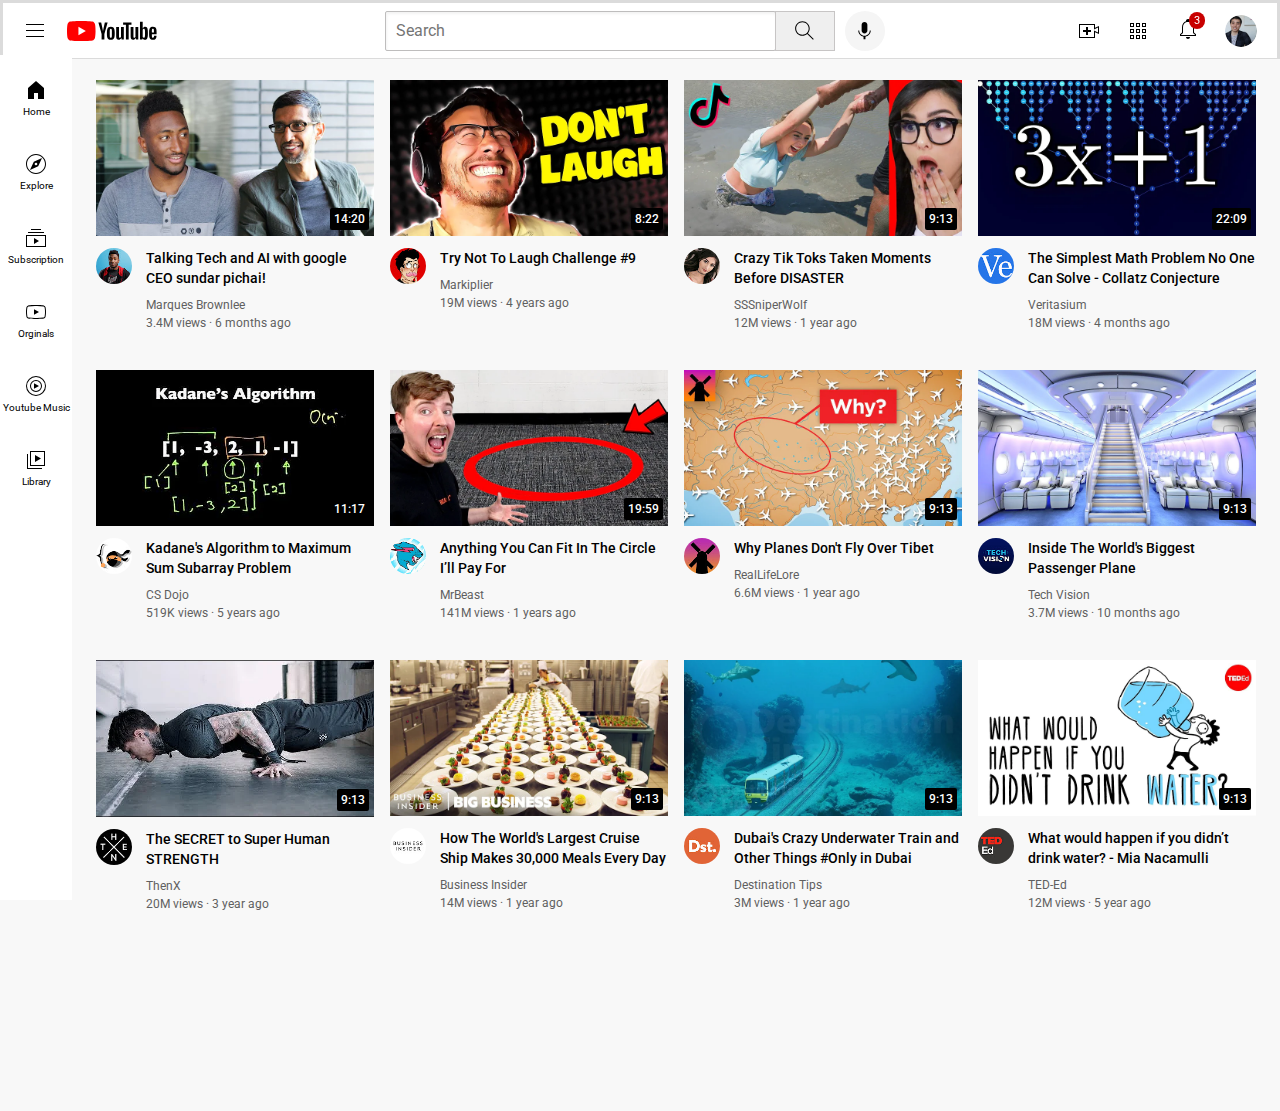
<file: index.html>
<!DOCTYPE html>
<html>
    <head>
        <title>YouTube.com clone</title>

        <link rel="preconnect" href="https://fonts.googleapis.com">
        <link rel="preconnect" href="https://fonts.gstatic.com" crossorigin>
        <link href="https://fonts.googleapis.com/css2?family=Roboto:wght@400;500;700&display=swap" rel="stylesheet">

        <link rel="stylesheet" href="styles/general.css">
        <link rel="stylesheet" href="styles/video.css">
        <link rel="stylesheet" href="styles/header.css">
        <link rel="stylesheet" href="styles/sidebar.css">

    </head>
    <body>
        <div class="header">
            <div class="left-section"><img class="hamburger-menu" src="icons/hamburger-menu.svg">
                <img class="youtube-logo" src="icons/youtube-logo.svg"></div>
            <div class="middle-section">
                <input class="Search-bar" type="text" placeholder="Search">
                <button class="Search-button"><img class="Search-icon" src="icons/search.svg">
                   <div class="tooltip">Search</div></button>
                <button class="voice-search-button"><img class="voice-search-icon" src="icons/voice-search-icon.svg">
                    <div class="tooltip">Search with your voice</div>
                </button>
            </div>
            <div class="right-section">
                <div class="upload-icon-container">
                    <img class="upload-icon" src="icons/upload.svg">
                    <div class="tooltip">Create</div>
                </div>  
            
            <div class="youtube-apps-container">
                <img class="youtube-apps-icon" src="icons/youtube-apps.svg">
                <div class="tooltip">You Tube apps</div>
            </div>
            <div class="notifications-icon-continer">
                <div class="notification-icon-container">
                    <img class="notifications-icon" src="icons/notifications.svg">
                    <div class="tooltip">Notifications</div>
                </div>
                <div class="notifications-count">3</div>
            </div>
            <img class="current-user-picture" src="channel-pictures/my-channel.jpeg"></div>
        </div>

        <div class="sidebar">
                <div
                class="sidebar-link">
                <img src="icons/home.svg">
                <div>Home</div>
                </div>
                <div 
                class="sidebar-link">
                <img src="icons/explore.svg">
                <div>Explore</div>
            </div>
                <div 
                class="sidebar-link">
                <img src="icons/subscriptions.svg">
                <div>Subscription</div>
            </div>
                <div 
                class="sidebar-link">
                <img src="icons/originals.svg">
                <div>Orginals</div>
            </div>
                <div 
                class="sidebar-link">
                <img src="icons/youtube-music.svg">
                <div>Youtube Music</div>
            </div>
                <div 
                class="sidebar-link">
                <img src="icons/library.svg">
                <div>Library</div>
            </div>
        </div>
    
        <div class="video-grid">
            <div class="video-preview">
                <div class="thumbnail-row">
                    <a
                        href="https://www.youtube.com/watch?v=n2RNcPRtAiY" target="_blank" class="video-link">
                        <img class="thumbnail" src="thumbnails/thumbnail-1.webp">
                    </a>
                    <div class="video-time">14:20</div>
                </div>
                <div class="video-info-grid">
                    <div class="channel-picture">
                        <a href="https://www.youtube.com/c/mkbhd" target="_blank">
                            <img class="profile-picture" src="channel-pictures/channel-1.jpeg">
                          </a>
                    </div>
                    <div class="video-info"> 
                        <p class="video-title">
                        Talking Tech and AI with google CEO sundar pichai&#x21;
                    </p>
            
                    <p class="video-author">
                        Marques Brownlee
                    </p>

                    <p class="video-stats">
                        3.4M views &#183; 6 months ago
                    </div>
                </div>
            </div>
    
            <div class="video-preview">
                <div class="thumbnail-row">
                    <a 
                        href="https://www.youtube.com/watch?v=mP0RAo9SKZk" target="_blank">
                        <img class="thumbnail" src="thumbnails/thumbnail-2.webp">
                    </a>
                    <div class="video-time">8:22</div>
                </div>
                <div class="video-info-grid">
                    <div class="channel-picture">
                        <a href="https://www.youtube.com/c/markiplier" target="_blank">
                            <img class="profile-picture" src="channel-pictures/channel-2.jpeg">
                          </a>
                    </div>
                    <div class="video-info">
                        <p class="video-title">   
                        Try Not To Laugh Challenge #9
                    </p>
                    
                    <p class="video-author">
                        Markiplier
                    </p>
    
                    <p class="video-stats">
                        19M views &#183; 4 years ago
                    </p>

                    </div>
                </div>
            </div>
            
            
            <div class="video-preview">
                <div class="thumbnail-row">
                    <a  
                        href="https://www.youtube.com/watch?v=FgjPQQeTh1w" target="_blank">
                        <img class="thumbnail" src="thumbnails/thumbnail-3.webp">
                    </a>
                    <div class="video-time">9:13</div>
                </div>
                <div class="video-info-grid">
                    <div class="channel-picture">
                        <a href="https://www.youtube.com/user/SSSniperWolf" target="_blank">
                            <img class="profile-picture" src="channel-pictures/channel-3.jpeg">
                          </a>
                    </div>
                    <div class="video-info"> 
                        <p class="video-title">
                        Crazy Tik Toks Taken Moments Before DISASTER  
                    </p>
            
                    <p class="video-author">
                        SSSniperWolf
                    </p>
            
                    <p class="video-stats">
                        12M views &#183; 1 year ago
                    </div>
                </div>
            </div>
    
            <div class="video-preview">
                <div class="thumbnail-row">
                    <a 
                        href="https://www.youtube.com/watch?v=094y1Z2wpJg" target="_blank">
                        <img class="thumbnail" src="thumbnails/thumbnail-4.webp">
                    </a>
                    <div class="video-time">22:09</div>
                </div>
                <div class="video-info-grid">
                    <div class="channel-picture">
                        <a href="https://www.youtube.com/c/veritasium" target="_blank">
                            <img class="profile-picture" src="channel-pictures/channel-4.jpeg">
                          </a>
                    </div>
                    <div class="video-info">
                        <p class="video-title">   
                            The Simplest Math Problem No One Can Solve - Collatz Conjecture
                    </p>
                    
                    <p class="video-author">
                        Veritasium
                    </p>
    
                    <p class="video-stats">
                        18M views &#183; 4 months ago
                    </p>
                    </div>
                </div>
            </div>
            
            <div class="video-preview">
                <div class="thumbnail-row">
                    <a 
                        href="https://www.youtube.com/watch?v=86CQq3pKSUw" target="_blank">
                        <img class="thumbnail" src="thumbnails/thumbnail-5.webp">
                    </a>
                    <div class="video-time">11:17</div>
                </div>
                <div class="video-info-grid">
                    <div class="channel-picture">
                        <a href="https://www.youtube.com/c/CSDojo" target="_blank">
                            <img class="profile-picture" src="channel-pictures/channel-5.jpeg">
                          </a>
                    </div>
                    <div class="video-info"> 
                        <p class="video-title">
                            Kadane's Algorithm to Maximum Sum Subarray Problem
                    </p>
            
                    <p class="video-author">
                        CS Dojo
                    </p>
            
                    <p class="video-stats">
                        519K views &#183; 5 years ago
                    </div>
                </div>
            </div>
    
            <div class="video-preview">
                <div class="thumbnail-row">
                    <a 
                        href="https://www.youtube.com/watch?v=yXWw0_UfSFg" target="_blank">
                        <img class="thumbnail" src="thumbnails/thumbnail-6.webp">
                    </a>
                    <div class="video-time">19:59</div>
                </div>
                <div class="video-info-grid">
                    <div class="channel-picture">
                        <a href="https://www.youtube.com/c/MrBeast6000" target="_blank">
                            <img class="profile-picture" src="channel-pictures/channel-6.jpeg">
                          </a>
                    </div>
                    <div class="video-info">
                        <p class="video-title">   
                            Anything You Can Fit In The Circle I’ll Pay For
                    </p>
                    
                    <p class="video-author">
                        MrBeast
                    </p>
    
                    <p class="video-stats">
                        141M views &#183; 1 years ago
                    </p>
                    </div>
                </div>
            </div>

            <div class="video-preview">
                <div class="thumbnail-row">
                    <a 
                        href="https://www.youtube.com/watch?v=fNVa1qMbF9Y" target="_blank">
                        <img class="thumbnail" src="thumbnails/thumbnail-7.webp">
                    </a>
                    <div class="video-time">9:13</div>
                </div>
                <div class="video-info-grid">
                    <div class="channel-picture">
                        <a 
                            href="https://www.youtube.com/channel/UCP5tjEmvPItGyLhmjdwP7Ww" target="_blank">
                            <img class="profile-picture" src="channel-pictures/channel-7.jpeg" >
                        </a>
                    </div>
                    <div class="video-info"> 
                        <p class="video-title">
                            Why Planes Don't Fly Over Tibet
                        </p>
            
                    <p class="video-author">
                        RealLifeLore
                    </p>
            
                    <p class="video-stats">
                        6.6M views &#183; 1 year ago
                    </div>
                </div>
            </div>

            <div class="video-preview">
                <div class="thumbnail-row">
                    <a 
                        href="https://www.youtube.com/watch?v=lFm4EM1juls" target="_blank">
                        <img class="thumbnail" src="thumbnails/thumbnail-8.webp">
                    </a>
                    <div class="video-time">9:13</div>
                </div>
                <div class="video-info-grid">
                    <div class="channel-picture">
                        <a 
                            href="https://www.youtube.com/channel/UCHAK6CyegY22Zj2GWrcaIxg" target="_blank">
                            <img class="profile-picture" src="channel-pictures/channel-8.jpeg" >
                        </a>
                    </div>
                    <div class="video-info"> 
                        <p class="video-title">
                            Inside The World's Biggest Passenger Plane
                        </p>
            
                    <p class="video-author">
                        Tech Vision
                    </p>
            
                    <p class="video-stats">
                        3.7M views &#183; 10 months ago
                    </div>
                </div>
            </div>

            <div class="video-preview">
                <div class="thumbnail-row">
                    <a 
                        href="https://www.youtube.com/watch?v=ixmxOlcrlUc" target="_blank">
                        <img class="thumbnail" src="thumbnails/thumbnail-9.webp">
                    </a>
                    <div class="video-time">9:13</div>
                </div>
                <div class="video-info-grid">
                    <div class="channel-picture">
                        <a 
                            href="https://www.youtube.com/c/OFFICIALTHENXSTUDIOS" target="_blank">
                            <img class="profile-picture" src="channel-pictures/channel-9.jpeg" >
                        </a>
                    </div>
                    <div class="video-info"> 
                        <p class="video-title">
                        The SECRET to Super Human STRENGTH 
                    </p>
            
                    <p class="video-author">
                        ThenX
                    </p>
            
                    <p class="video-stats">
                        20M views &#183; 3 year ago
                    </div>
                </div>
            </div>

            <div class="video-preview">
                <div class="thumbnail-row">
                    <a 
                        href="https://www.youtube.com/watch?v=R2vXbFp5C9o" target="_blank">
                        <img class="thumbnail" src="thumbnails/thumbnail-10.webp">
                    </a>
                    <div class="video-time">9:13</div>
                </div>
                <div class="video-info-grid">
                    <div class="channel-picture">
                        <a 
                            href="https://www.youtube.com/user/businessinsider" target="_blank">
                            <img class="profile-picture" src="channel-pictures/channel-10.jpeg" >
                        </a>

                    </div>
                    <div class="video-info"> 
                        <p class="video-title">
                          How The World's Largest Cruise Ship Makes 30,000 Meals Every Day 
                    </p>
            
                    <p class="video-author">
                        Business Insider
                    </p>
            
                    <p class="video-stats">
                        14M views &#183; 1 year ago
                    </div>
                </div>
            </div>

            <div class="video-preview">
                <div class="thumbnail-row">
                    <a 
                        href="https://www.youtube.com/watch?v=0nZuYyXET3s" target="_blank">
                        <img class="thumbnail" src="thumbnails/thumbnail-11.webp">
                    </a>
                    <div class="video-time">9:13</div>
                </div>
                <div class="video-info-grid">
                    <div class="channel-picture">
                        <a 
                            href="https://www.youtube.com/c/Destinationtips" target="_blank">
                            <img class="profile-picture" src="channel-pictures/channel-11.jpeg" >
                        </a>
                    </div>
                    <div class="video-info"> 
                        <p class="video-title">
                            Dubai's Crazy Underwater Train and Other Things #Only in Dubai
                        </p>
            
                    <p class="video-author">
                        Destination Tips
                    </p>
            
                    <p class="video-stats">
                        3M views &#183; 1 year ago
                    </div>
                </div>
            </div>

            <div class="video-preview">
                <div class="thumbnail-row">
                    <a 
                        href="https://www.youtube.com/watch?v=9iMGFqMmUFs" target="_blank">
                        <img class="thumbnail" src="thumbnails/thumbnail-12.webp">
                    </a>
                    <div class="video-time">9:13</div>
                </div>
                <div class="video-info-grid">
                    <div class="channel-picture">
                        <a 
                            href="https://www.youtube.com/teded" target="_blank">
                            <img class="profile-picture" src="channel-pictures/channel-12.jpeg" >
                        </a>

                    </div>
                    <div class="video-info"> 
                        <p class="video-title">
                        What would happen if you didn’t drink water? - Mia Nacamulli  
                    </p>
            
                    <p class="video-author">
                        TED-Ed
                    </p>
            
                    <p class="video-stats">
                        12M views &#183; 5 year ago
                    </div>
                </div>
            </div>
        </div>
    </body>
</html>
</file>
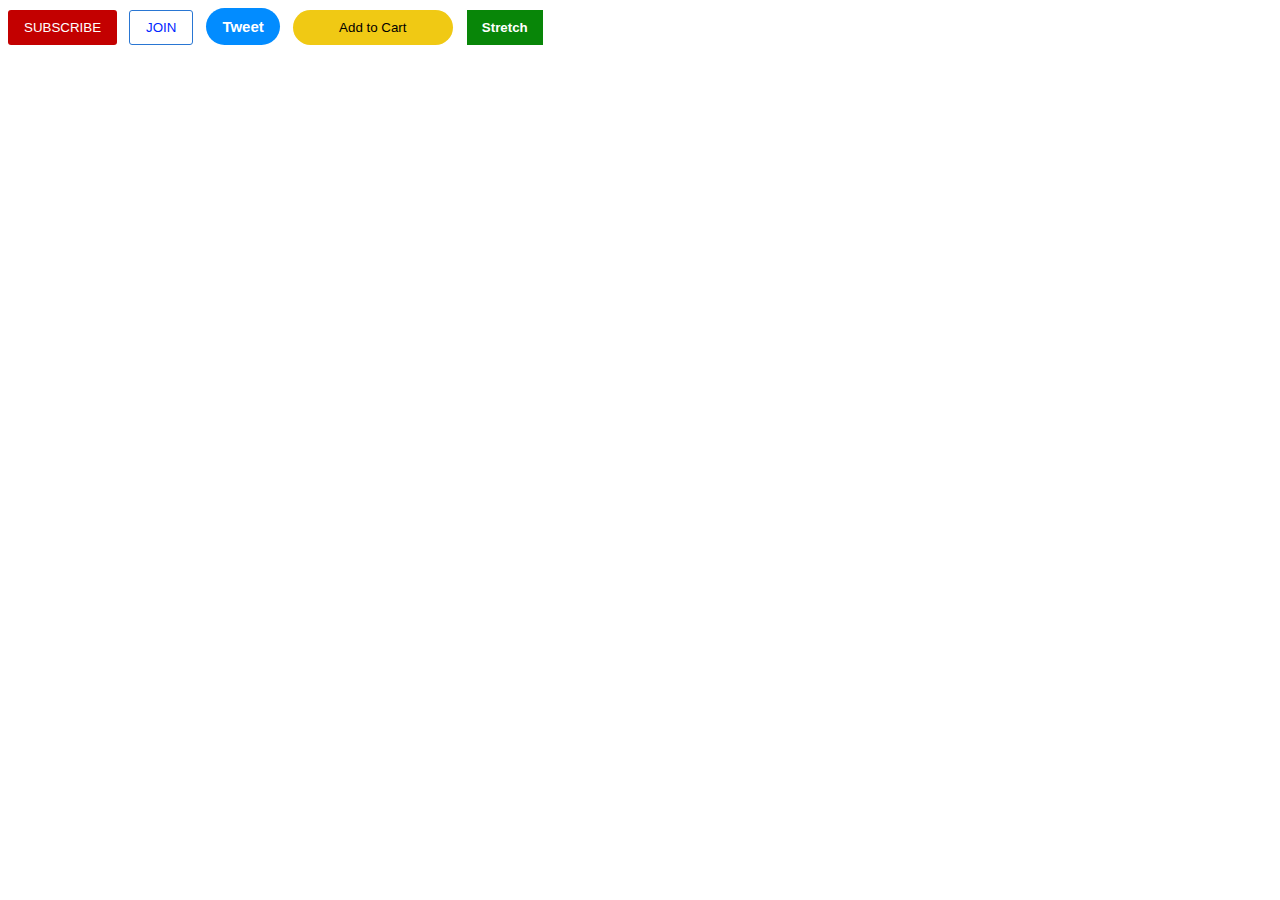
<file: intro-to-html/tb1.html>
<!DOCTYPE html>
<html>
    <head>
        <title>button-practice</title>
        <link rel="stylesheet" href="styles/buttons.css"
    </head>
    <body>
        <button class="subscribe-button">
        SUBSCRIBE
    </button>
    
    <button class="join-button">
        JOIN
    </button>
    
    <button class="tweet-button">
        Tweet
    </button>
    
    <button class="add-to-cart-button">
        Add to Cart
    </button>
    
    <button class="stretch-button">
        Stretch
    </button></body>
</html>
</file>
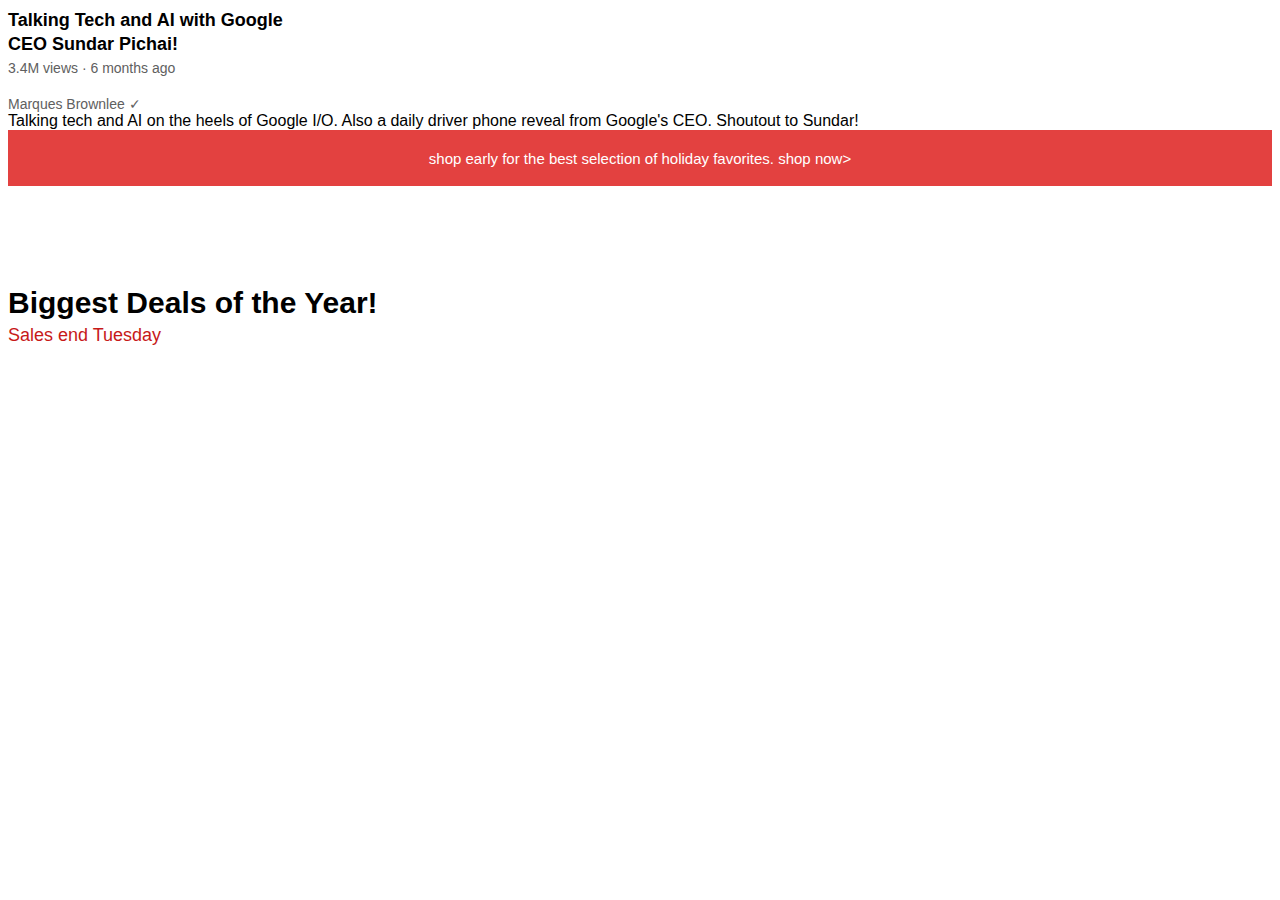
<file: intro-to-html/text.html>
<!DOCTYPE html>
<html>
   <head>
      <title>Text Practice</title>
      <link rel="stylesheet" href="styles/text.css">
   </head>
   <body>
      <p class="video-title">
          Talking Tech and AI with Google CEO Sundar Pichai!
      </p>
      
      <p class="video-stats">
          3.4M views &#183; 6 months ago
      </p>
      
      <p class="video-author">
          Marques Brownlee &#10003;
      </p>
      
      <p class="video-description">
          Talking tech and AI on the heels of Google I/O. Also
          a daily driver phone reveal from Google's CEO.
          Shoutout to Sundar!
       </p>
      
      <p class="apple-text">
         shop early for the best selection of holiday favorites. <span class="shop-link">shop now&#x3e;</span>
      </p>
      
      <p class="deals-year">
         Biggest Deals of the Year&#x21;
      </p>
      
      <p class="sales-end">
         Sales end Tuesday
      </p>
   </body>
</html>
</file>
<file: styles/general.css>
p {
    font-family: Roboto, Arial;
    margin-top: 0;
    margin-bottom: 0;
}

body {
    margin: 0;
    padding-top: 80px;
    padding-left: 96px;
    padding-right: 24px;
    padding-bottom: 200px;
    background-color: rgb(248, 248, 248);
}
</file>
<file: styles/video.css>
.thumbnail {
    width: 100%;
}

.video-title {
    margin-top: 0;
    font-size: 14px;
    font-weight: 500;
    line-height: 20px;
    margin-bottom: 10px;
}

.video-info-grid {
    display: grid;
    grid-template-columns: 50px 1fr;
}


.profile-picture {
    width: 36px;
    border-radius: 50px;
    cursor: pointer;
}

.thumbnail-row {
    margin-bottom: 8px;
    position: relative;
    cursor: pointer;
}

.video-author,
.video-stats {
    font-size: 12px;
    color: rgb(96, 96, 96);
}

.video-author {
    margin-bottom: 4px;
    cursor: pointer;
}

.video-grid {
    display: grid;
    grid-template-columns: 1fr 1fr 1fr;
    column-gap: 16px;
    row-gap: 40px;
}

@media (max-width: 750px) {
    .video-grid {
        grid-template-columns: 1fr 1fr;
    }
}

@media (min-width: 751px) and (max-width: 999px)
{
    .video-grid {
        grid-template-columns: 1fr 1fr 1fr;
    }
}

@media (min-width: 1000px) {
    .video-grid {
        grid-template-columns: 1fr 1fr 1fr 1fr;
    }
}

.video-time {
    font-family: roboto, arial;
    font-size: 12px;
    padding: 4px;
    font-weight: 500;
    background-color: black;
    color: white;
    position: absolute;
    right: 5px;
    bottom: 10px;
    border-radius: 2px;
}
</file>
<file: styles/header.css>
.header {
    height: 55px;
    display: flex;
    flex-direction: row;
    justify-content: space-between;
    position: fixed;
    top: 0;
    left: 0;
    right: 0;
    background-color: white;
    border-bottom: 1px;
    border-style: solid;
    border-color: rgb(219, 219, 219);
    z-index: 100;
}

.hamburger-menu {
    height: 24px;
    margin-left: 20px;
    margin-right: 20px;
}

.youtube-logo {
    height: 20px;
}

.left-section {
    display: flex;
    align-items: center;
}

.Search-icon {
    height: 25px;
}

.Search-bar {
    height: 36px;   
    flex: 1;
    font-size: 16px;
    padding-left: 10px;
    border: 1px;
    border-style: solid;
    border-color: rgb(190, 189, 189);
    border-radius: 2px;
    box-shadow: inset 1px 2px 3px rgba(0, 0, 0,0.05);
    width: 0;
    outline: none;
}

.Search-bar:focus {
    border-color: rgb(68, 68, 255);
}

.Search-bar::placeholder {
    font-family: Roboto, arial;
    font-size: 16px;
}

.Search-button {
    height: 40px;
    width: 60px;
    border-width: 1px;
    border-style: solid;
    border-color: rgb(199, 197, 197);
    margin-left: -1px;
    margin-right: 10px;
}

.Search-button,
.voice-search-button,
.upload-icon-container,
.youtube-apps-container,
.notifications-icon-continer {
    position: relative;
    display: flex;
    justify-content: center;
    align-items: center;
}

.Search-button .tooltip,
.voice-search-button .tooltip,
.upload-icon-container .tooltip,
.youtube-apps-container .tooltip,
.notifications-icon-continer .tooltip {
    font-family: roboto,arial;
    position: absolute;
    background-color: rgb(114, 114, 114);
    color: white;
    padding: 8px;
    font-size: 12px;
    border-radius: 2px;
    bottom: -40px;
    opacity: 0;
    transition: 0.15s;
    pointer-events: none;
    white-space: nowrap;
}

.Search-button:hover .tooltip,
.voice-search-button:hover .tooltip,
.upload-icon-container:hover .tooltip,
.youtube-apps-container:hover .tooltip,
.notifications-icon-continer:hover .tooltip {
    opacity: 1;
}

.voice-search-button {
    height: 40px;
    width: 40px;
    border-radius: 20px;
    border: none;
    background-color: rgb(245, 245, 245);
}

.voice-search-icon {
    height: 23px;
}

.middle-section {
    flex: 1;
    max-width: 500px;
    margin-right: 35px;
    margin-left: 70px;
    display: flex;
    align-items: center;
}

.right-section {
    width: 180px;
    display: flex;
    align-items: center;
    margin-right: 20px;
    justify-content: space-between;
    flex-shrink: 0;
}

.upload-icon {
    height: 24px;
}

.youtube-apps-icon {
    height: 24px;
}

.notifications-icon {
    height: 24px;
}


.notifications-count {
    font-family: roboto, arial;
    font-size: 11px;
    background-color: rgb(200, 0, 0);
    color: white;
    position: absolute;
    right: -5px;
    top: -5px;
    border-radius: 10px;
    padding-left: 5px;
    padding-right: 5px;
    padding-top: 2px;
    padding-bottom: 2px;
}

.current-user-picture {
    height: 32px;
    border-radius: 16px;
}
</file>
<file: styles/sidebar.css>
.sidebar {
    position: fixed;
    left: 0;
    top: 55px;
    bottom: 0;
    background-color: white;
    width: 72px;
    z-index: 200;
    padding-top: 5px;
}

.sidebar-link {
    height: 74px;
    cursor: pointer;
    display: flex;
    flex-direction: column;
    justify-content: center;
    align-items: center;
}

.sidebar-link:hover {
    background-color: rgb(235, 235, 235);
}

.sidebar-link img {
    height: 24px;
    margin-bottom: 4px;
}

.sidebar-link div {
    font-family: roboto, arial;
    font-size: 10px;
}
</file>
<file: intro-to-html/styles/buttons.css>
.subscribe-button {
    background-color: rgb(195, 0, 0);
    color: white;
    border: none;
    padding-top: 10px;
    padding-bottom: 10px;
    padding-left: 16px;
    padding-right: 16px;
    border-radius: 3px;
    cursor: pointer;
    margin-right: 8px;
    transition:opacity 0.19s;
}
.subscribe-button:hover {
    opacity: 0.8;
}

.subscribe-button:active {
    opacity: 0.5;
}

.join-button:hover {
    background-color: rgb(41, 118, 211);
    color: white;
}

.join-button:active {
    opacity: 0.7;
}

.join-button {
    background-color: white;
    border-color: rgb(41, 118, 211);
    border-style: solid;
    border-width: 1.20px;
    color: rgb(0, 38, 260);
    padding-top: 9px;
    padding-bottom: 9px;
    padding-left: 16px;
    padding-right: 16px;
    border-radius: 3px;
    cursor: pointer;
    margin-right: 9px;
    transition: opacity 0.16s; 
    color: 0.16s;

}

.tweet-button {
    background-color:rgb(2, 140, 276);
    color: white;
    padding-top: 10px;
    padding-bottom: 10px;
    padding-left: 16px;
    padding-right: 16px;
    border-radius: 54px;
    border: none;
    font-weight: bold;
    font-size: 15px;
    cursor: pointer;
    transition: box-shadow 0.15s;
}

.tweet-button:hover {
    box-shadow: 5px 5px 10px rgba(0,0,0,0.15);
}

.add-to-cart-button {
    margin-left: 9px;
    background-color: rgb(240, 201, 20);
    width: 160px;
    height: 35px;
    border: none;
    border-radius: 70px;
    transition: box-shadow 0.15s;
    cursor: pointer;
}

.add-to-cart-button:hover {
    box-shadow: 0px 0px 10px rgba(0,0,0,0.40);
}

.stretch-button {
     background-color: rgb(8, 134, 8);
     color: white;
     padding-top: 10px;
     padding-bottom: 10px;
     padding-left: 15px;
     padding-right: 15px;
     border: none;
     margin-left: 10px;
     transition: all 0.7s;
     font-weight: bold;

}

.stretch-button:hover {
    cursor: pointer;
    padding-top: 16;
    padding-bottom: 16;
    padding-right: 31;
    padding-left: 31;
    vertical-align: top;
}
</file>
<file: intro-to-html/styles/text.css>
p {
    font-family: arial;
    margin-top: 0;
    margin-bottom: 0;
}
.video-title {
font-size: 18px;
font-weight: bold;
width: 300px;
line-height: 24px;
margin-bottom: 4px;
}

.video-stats {
font-size: 14px;
color: #606060;
margin-top: 0;
margin-bottom: 20px;
}

.video-author {
font-size: 14px;
color: #606060;
margin-top: 0;
margin-bottom: 0;
}

.video-disceription {
color: #606060;
font-size: 14px;
width: 280px;
line-height: 20px;
margin-top: 20px;
margin-bottom: 100px;

}

.apple-text {
background-color: rgb(227, 65, 64);
color: white;
text-align: center;
padding-top: 20px;
padding-bottom: 19px;
font-size: 15px;
}

.shop-link {
cursor: pointer;
}
.shop-link:hover {
text-decoration: underline;
}

.deals-year {
margin-top: 100px;
font-size: 30px;
font-weight: bold;
}

.sales-end {
color: rgb(199, 25, 25);
font-size: 18px;
margin-top: 5px;
}
</file>
